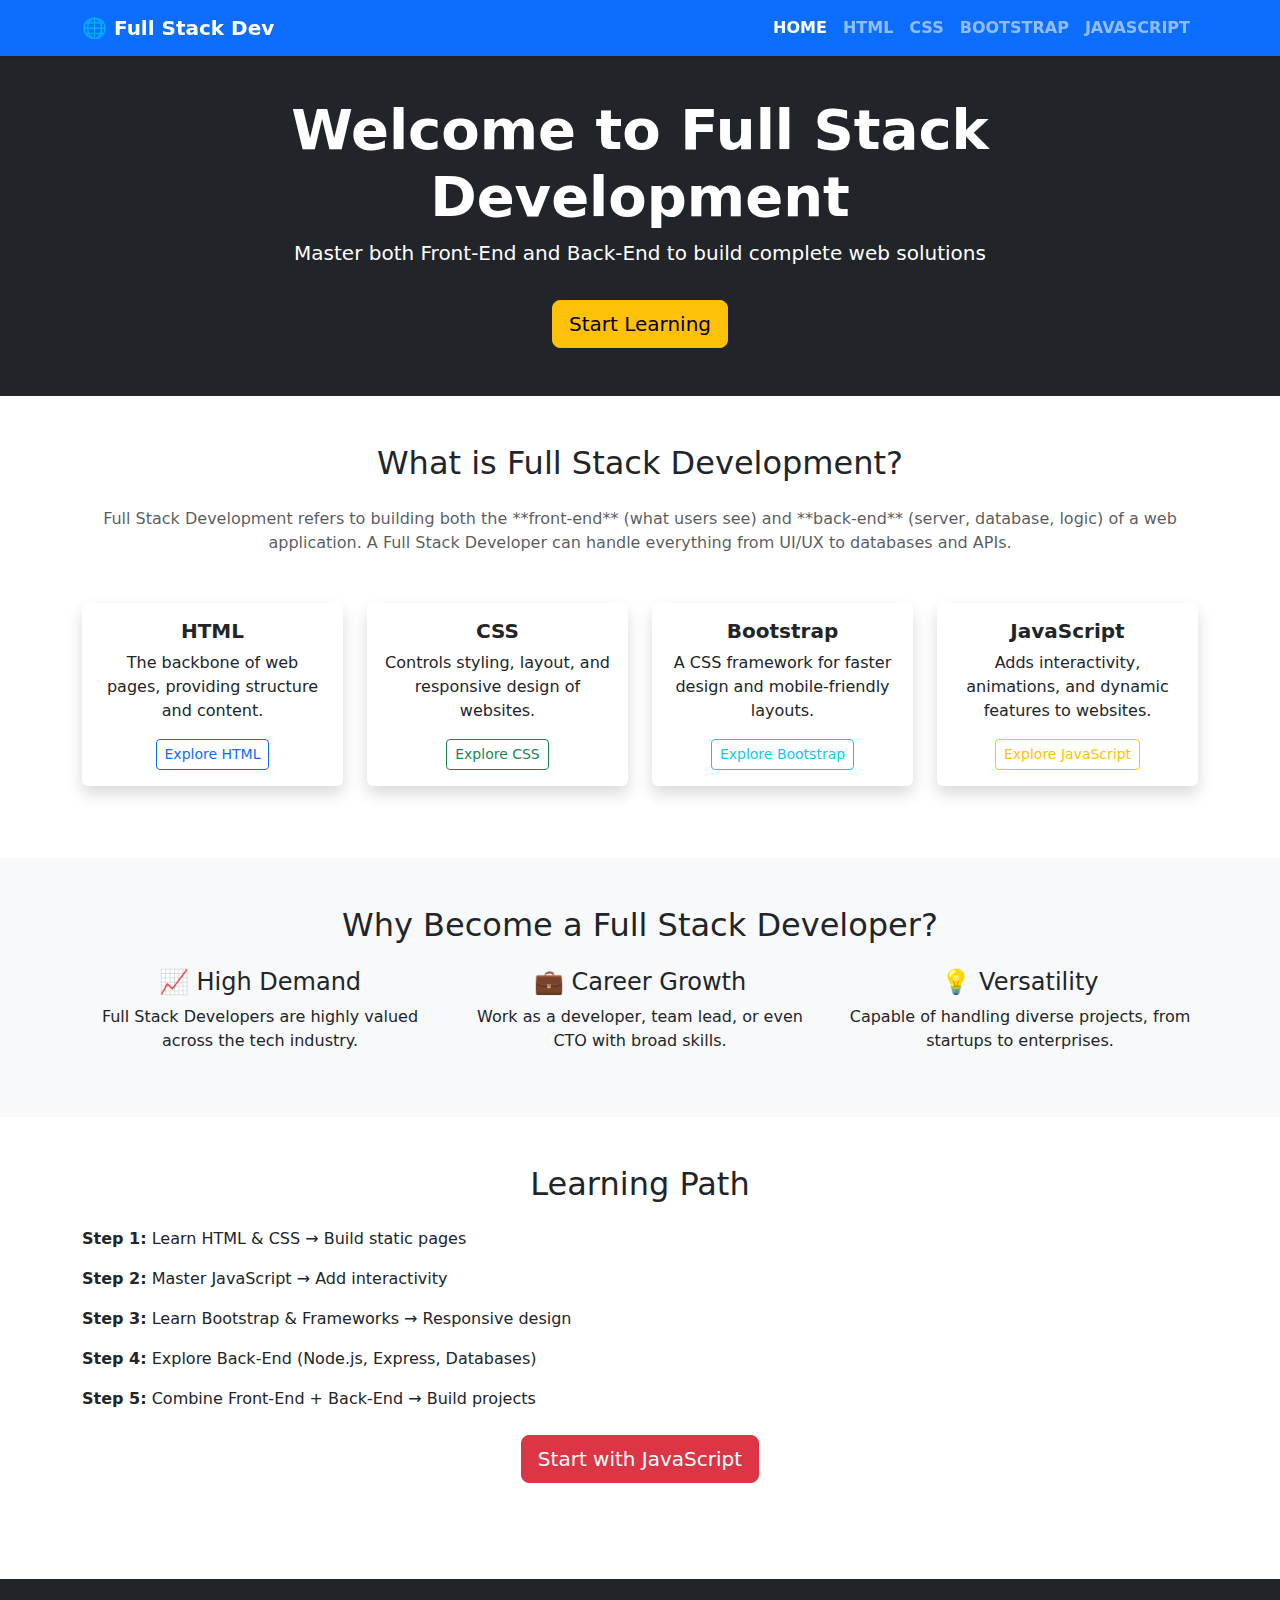
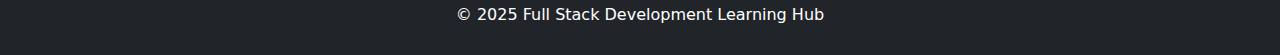
<file: index.html>
<!DOCTYPE html>
<html lang="en">
<head>
  <meta charset="UTF-8">
  <meta name="viewport" content="width=device-width, initial-scale=1.0">
  <title>Full Stack Development - Overview</title>
  <link href="https://cdn.jsdelivr.net/npm/bootstrap@5.3.0/dist/css/bootstrap.min.css" rel="stylesheet">
  <link rel="stylesheet" href="styles.css">
</head>
<body>
  <!-- Navigation Bar -->
  <nav class="navbar navbar-expand-lg navbar-dark bg-primary fixed-top shadow-sm">
    <div class="container">
      <a class="navbar-brand fw-bold" href="index.html">🌐 Full Stack Dev</a>
      <button class="navbar-toggler" type="button" data-bs-toggle="collapse" data-bs-target="#navbarNav">
        <span class="navbar-toggler-icon"></span>
      </button>
      <div class="collapse navbar-collapse" id="navbarNav">
        <ul class="navbar-nav ms-auto text-uppercase fw-semibold">
          <li class="nav-item"><a class="nav-link active" href="index.html">Home</a></li>
          <li class="nav-item"><a class="nav-link" href="html-page.html">HTML</a></li>
          <li class="nav-item"><a class="nav-link" href="css-page.html">CSS</a></li>
          <li class="nav-item"><a class="nav-link" href="bootstrap-page.html">Bootstrap</a></li>
          <li class="nav-item"><a class="nav-link" href="javascript-page.html">JavaScript</a></li>
        </ul>
      </div>
    </div>
  </nav>

  <!-- Hero Section -->
  <header class="bg-dark text-white text-center py-5 mt-5">
    <div class="container">
      <h1 class="display-4 fw-bold">Welcome to Full Stack Development</h1>
      <p class="lead">Master both Front-End and Back-End to build complete web solutions</p>
      <a href="#learn" class="btn btn-warning btn-lg mt-3">Start Learning</a>
    </div>
  </header>

  <!-- About Section -->
  <section class="container py-5">
    <h2 class="text-center mb-4">What is Full Stack Development?</h2>
    <p class="text-center text-muted mb-5">
      Full Stack Development refers to building both the **front-end** (what users see) and **back-end** (server, database, logic) of a web application. A Full Stack Developer can handle everything from UI/UX to databases and APIs.
    </p>

    <div class="row text-center">
      <div class="col-md-3 mb-4">
        <div class="card border-0 shadow h-100">
          <div class="card-body">
            <h5 class="fw-bold">HTML</h5>
            <p>The backbone of web pages, providing structure and content.</p>
            <a href="html-page.html" class="btn btn-outline-primary btn-sm">Explore HTML</a>
          </div>
        </div>
      </div>
      <div class="col-md-3 mb-4">
        <div class="card border-0 shadow h-100">
          <div class="card-body">
            <h5 class="fw-bold">CSS</h5>
            <p>Controls styling, layout, and responsive design of websites.</p>
            <a href="css-page.html" class="btn btn-outline-success btn-sm">Explore CSS</a>
          </div>
        </div>
      </div>
      <div class="col-md-3 mb-4">
        <div class="card border-0 shadow h-100">
          <div class="card-body">
            <h5 class="fw-bold">Bootstrap</h5>
            <p>A CSS framework for faster design and mobile-friendly layouts.</p>
            <a href="bootstrap-page.html" class="btn btn-outline-info btn-sm">Explore Bootstrap</a>
          </div>
        </div>
      </div>
      <div class="col-md-3 mb-4">
        <div class="card border-0 shadow h-100">
          <div class="card-body">
            <h5 class="fw-bold">JavaScript</h5>
            <p>Adds interactivity, animations, and dynamic features to websites.</p>
            <a href="javascript-page.html" class="btn btn-outline-warning btn-sm">Explore JavaScript</a>
          </div>
        </div>
      </div>
    </div>
  </section>

  <!-- Career Scope -->
  <section class="bg-light py-5">
    <div class="container">
      <h2 class="text-center mb-4">Why Become a Full Stack Developer?</h2>
      <div class="row text-center">
        <div class="col-md-4">
          <h4>📈 High Demand</h4>
          <p>Full Stack Developers are highly valued across the tech industry.</p>
        </div>
        <div class="col-md-4">
          <h4>💼 Career Growth</h4>
          <p>Work as a developer, team lead, or even CTO with broad skills.</p>
        </div>
        <div class="col-md-4">
          <h4>💡 Versatility</h4>
          <p>Capable of handling diverse projects, from startups to enterprises.</p>
        </div>
      </div>
    </div>
  </section>

  <!-- Learning Path -->
  <section id="learn" class="container py-5">
    <h2 class="text-center mb-4">Learning Path</h2>
    <ul class="timeline list-unstyled">
      <li class="mb-3"><strong>Step 1:</strong> Learn HTML & CSS → Build static pages</li>
      <li class="mb-3"><strong>Step 2:</strong> Master JavaScript → Add interactivity</li>
      <li class="mb-3"><strong>Step 3:</strong> Learn Bootstrap & Frameworks → Responsive design</li>
      <li class="mb-3"><strong>Step 4:</strong> Explore Back-End (Node.js, Express, Databases)</li>
      <li class="mb-3"><strong>Step 5:</strong> Combine Front-End + Back-End → Build projects</li>
    </ul>
    <div class="text-center mt-4">
      <a href="javascript-page.html" class="btn btn-danger btn-lg">Start with JavaScript</a>
    </div>
  </section>

  <!-- Footer -->
  <footer class="bg-dark text-white text-center py-4 mt-5">
    <p class="mb-1">&copy; 2025 Full Stack Development Learning Hub</p>
  
  </footer>

  <script src="https://cdn.jsdelivr.net/npm/bootstrap@5.3.0/dist/js/bootstrap.bundle.min.js"></script>
</body>
</html>
</file>
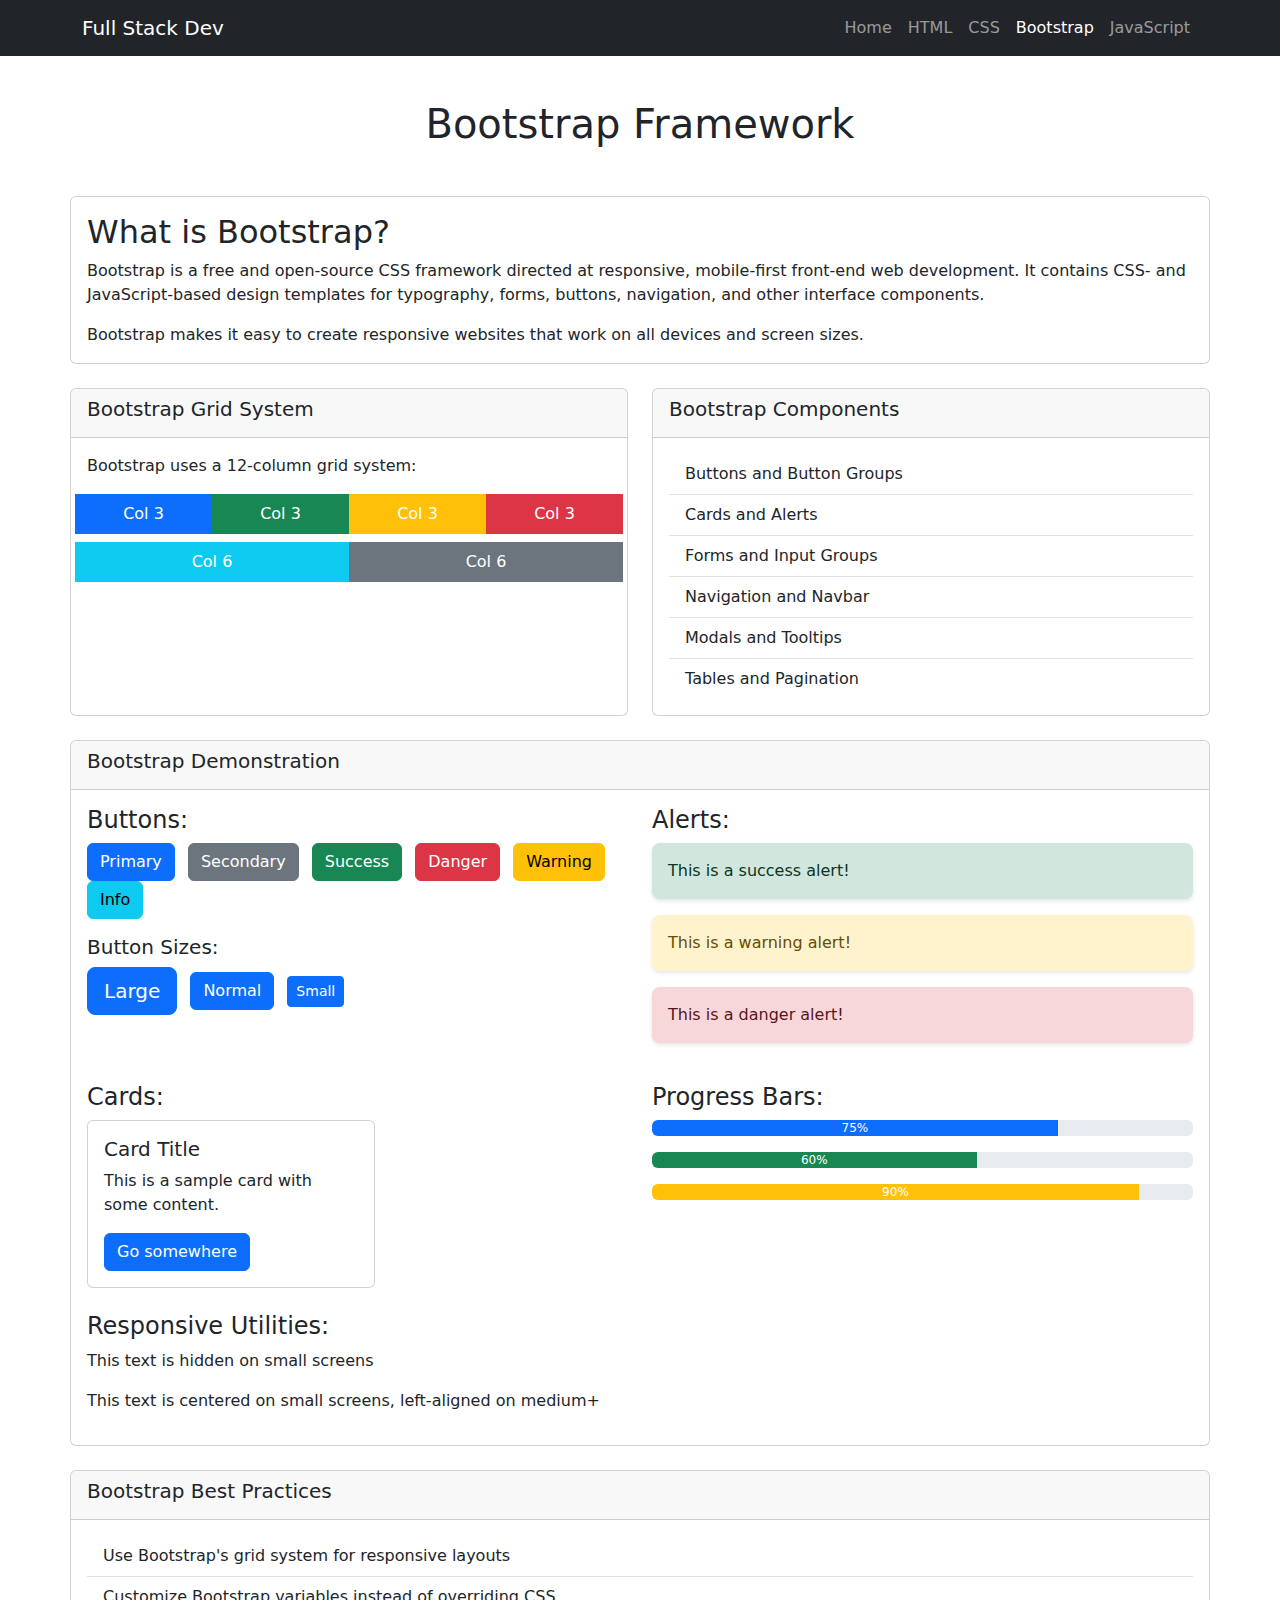
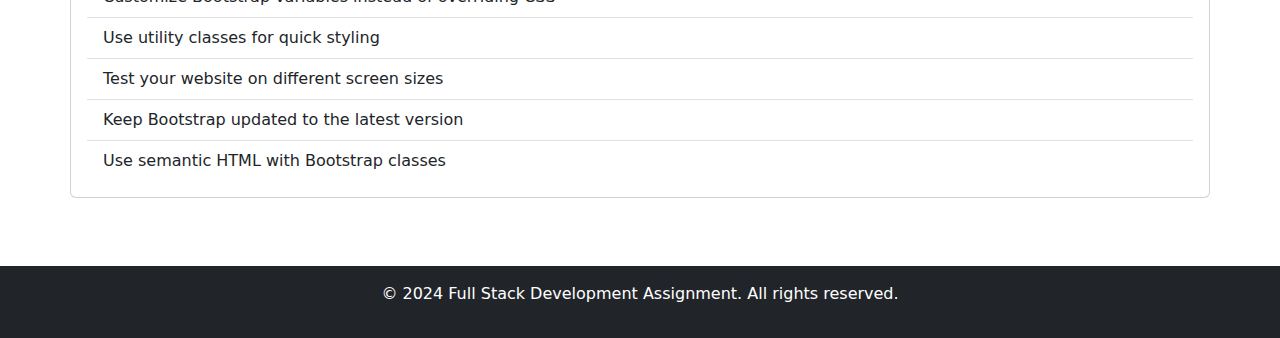
<file: bootstrap-page.html>
<!DOCTYPE html>
<html lang="en">
<head>
    <meta charset="UTF-8">
    <meta name="viewport" content="width=device-width, initial-scale=1.0">
    <title>Bootstrap - Full Stack Development</title>
    <link href="https://cdn.jsdelivr.net/npm/bootstrap@5.3.0/dist/css/bootstrap.min.css" rel="stylesheet">
    <link rel="stylesheet" href="styles.css">
</head>
<body>
    <!-- Navigation Bar -->
    <nav class="navbar navbar-expand-lg navbar-dark bg-dark fixed-top">
        <div class="container">
            <a class="navbar-brand" href="index.html">Full Stack Dev</a>
            <button class="navbar-toggler" type="button" data-bs-toggle="collapse" data-bs-target="#navbarNav">
                <span class="navbar-toggler-icon"></span>
            </button>
            <div class="collapse navbar-collapse" id="navbarNav">
                <ul class="navbar-nav ms-auto">
                    <li class="nav-item">
                        <a class="nav-link" href="index.html">Home</a>
                    </li>
                    <li class="nav-item">
                        <a class="nav-link" href="html-page.html">HTML</a>
                    </li>
                    <li class="nav-item">
                        <a class="nav-link" href="css-page.html">CSS</a>
                    </li>
                    <li class="nav-item">
                        <a class="nav-link active" href="bootstrap-page.html">Bootstrap</a>
                    </li>
                    <li class="nav-item">
                        <a class="nav-link" href="javascript-page.html">JavaScript</a>
                    </li>
                </ul>
            </div>
        </div>
    </nav>

    <!-- Main Content -->
    <div class="container main-content">
        <div class="row">
            <div class="col-12">
                <h1 class="text-center mb-5">Bootstrap Framework</h1>
                
                <div class="card mb-4">
                    <div class="card-body">
                        <h2 class="card-title">What is Bootstrap?</h2>
                        <p class="card-text">
                            Bootstrap is a free and open-source CSS framework directed at responsive, mobile-first front-end web development. It contains CSS- and JavaScript-based design templates for typography, forms, buttons, navigation, and other interface components.
                        </p>
                        <p class="card-text">
                            Bootstrap makes it easy to create responsive websites that work on all devices and screen sizes.
                        </p>
                    </div>
                </div>

                <div class="row">
                    <div class="col-md-6 mb-4">
                        <div class="card h-100">
                            <div class="card-header">
                                <h5>Bootstrap Grid System</h5>
                            </div>
                            <div class="card-body">
                                <p>Bootstrap uses a 12-column grid system:</p>
                                <div class="row text-center">
                                    <div class="col-3 bg-primary text-white p-2">Col 3</div>
                                    <div class="col-3 bg-success text-white p-2">Col 3</div>
                                    <div class="col-3 bg-warning text-white p-2">Col 3</div>
                                    <div class="col-3 bg-danger text-white p-2">Col 3</div>
                                </div>
                                <div class="row text-center mt-2">
                                    <div class="col-6 bg-info text-white p-2">Col 6</div>
                                    <div class="col-6 bg-secondary text-white p-2">Col 6</div>
                                </div>
                            </div>
                        </div>
                    </div>
                    <div class="col-md-6 mb-4">
                        <div class="card h-100">
                            <div class="card-header">
                                <h5>Bootstrap Components</h5>
                            </div>
                            <div class="card-body">
                                <ul class="list-group list-group-flush">
                                    <li class="list-group-item">Buttons and Button Groups</li>
                                    <li class="list-group-item">Cards and Alerts</li>
                                    <li class="list-group-item">Forms and Input Groups</li>
                                    <li class="list-group-item">Navigation and Navbar</li>
                                    <li class="list-group-item">Modals and Tooltips</li>
                                    <li class="list-group-item">Tables and Pagination</li>
                                </ul>
                            </div>
                        </div>
                    </div>
                </div>

                <div class="card mb-4">
                    <div class="card-header">
                        <h5>Bootstrap Demonstration</h5>
                    </div>
                    <div class="card-body">
                        <div class="row">
                            <div class="col-md-6">
                                <h4>Buttons:</h4>
                                <button class="btn btn-primary me-2">Primary</button>
                                <button class="btn btn-secondary me-2">Secondary</button>
                                <button class="btn btn-success me-2">Success</button>
                                <button class="btn btn-danger me-2">Danger</button>
                                <button class="btn btn-warning me-2">Warning</button>
                                <button class="btn btn-info me-2">Info</button>
                                
                                <h5 class="mt-3">Button Sizes:</h5>
                                <button class="btn btn-primary btn-lg me-2">Large</button>
                                <button class="btn btn-primary me-2">Normal</button>
                                <button class="btn btn-primary btn-sm">Small</button>
                            </div>
                            <div class="col-md-6">
                                <h4>Alerts:</h4>
                                <div class="alert alert-success" role="alert">
                                    This is a success alert!
                                </div>
                                <div class="alert alert-warning" role="alert">
                                    This is a warning alert!
                                </div>
                                <div class="alert alert-danger" role="alert">
                                    This is a danger alert!
                                </div>
                            </div>
                        </div>

                        <div class="row mt-4">
                            <div class="col-md-6">
                                <h4>Cards:</h4>
                                <div class="card" style="width: 18rem;">
                                    <div class="card-body">
                                        <h5 class="card-title">Card Title</h5>
                                        <p class="card-text">This is a sample card with some content.</p>
                                        <a href="#" class="btn btn-primary">Go somewhere</a>
                                    </div>
                                </div>
                            </div>
                            <div class="col-md-6">
                                <h4>Progress Bars:</h4>
                                <div class="progress mb-3">
                                    <div class="progress-bar" role="progressbar" style="width: 75%">75%</div>
                                </div>
                                <div class="progress mb-3">
                                    <div class="progress-bar bg-success" role="progressbar" style="width: 60%">60%</div>
                                </div>
                                <div class="progress">
                                    <div class="progress-bar bg-warning" role="progressbar" style="width: 90%">90%</div>
                                </div>
                            </div>
                        </div>

                        <div class="row mt-4">
                            <div class="col-12">
                                <h4>Responsive Utilities:</h4>
                                <p class="d-none d-md-block">This text is hidden on small screens</p>
                                <p class="d-block d-md-none">This text is only visible on small screens</p>
                                <p class="text-center text-md-start">This text is centered on small screens, left-aligned on medium+</p>
                            </div>
                        </div>
                    </div>
                </div>

                <div class="card">
                    <div class="card-header">
                        <h5>Bootstrap Best Practices</h5>
                    </div>
                    <div class="card-body">
                        <ul class="list-group list-group-flush">
                            <li class="list-group-item">Use Bootstrap's grid system for responsive layouts</li>
                            <li class="list-group-item">Customize Bootstrap variables instead of overriding CSS</li>
                            <li class="list-group-item">Use utility classes for quick styling</li>
                            <li class="list-group-item">Test your website on different screen sizes</li>
                            <li class="list-group-item">Keep Bootstrap updated to the latest version</li>
                            <li class="list-group-item">Use semantic HTML with Bootstrap classes</li>
                        </ul>
                    </div>
                </div>
            </div>
        </div>
    </div>

    <!-- Footer -->
    <footer class="bg-dark text-white text-center py-3 mt-5">
        <p>&copy; 2024 Full Stack Development Assignment. All rights reserved.</p>
    </footer>

    <script src="https://cdn.jsdelivr.net/npm/bootstrap@5.3.0/dist/js/bootstrap.bundle.min.js"></script>
    <script src="script.js"></script>
</body>
</html>
</file>
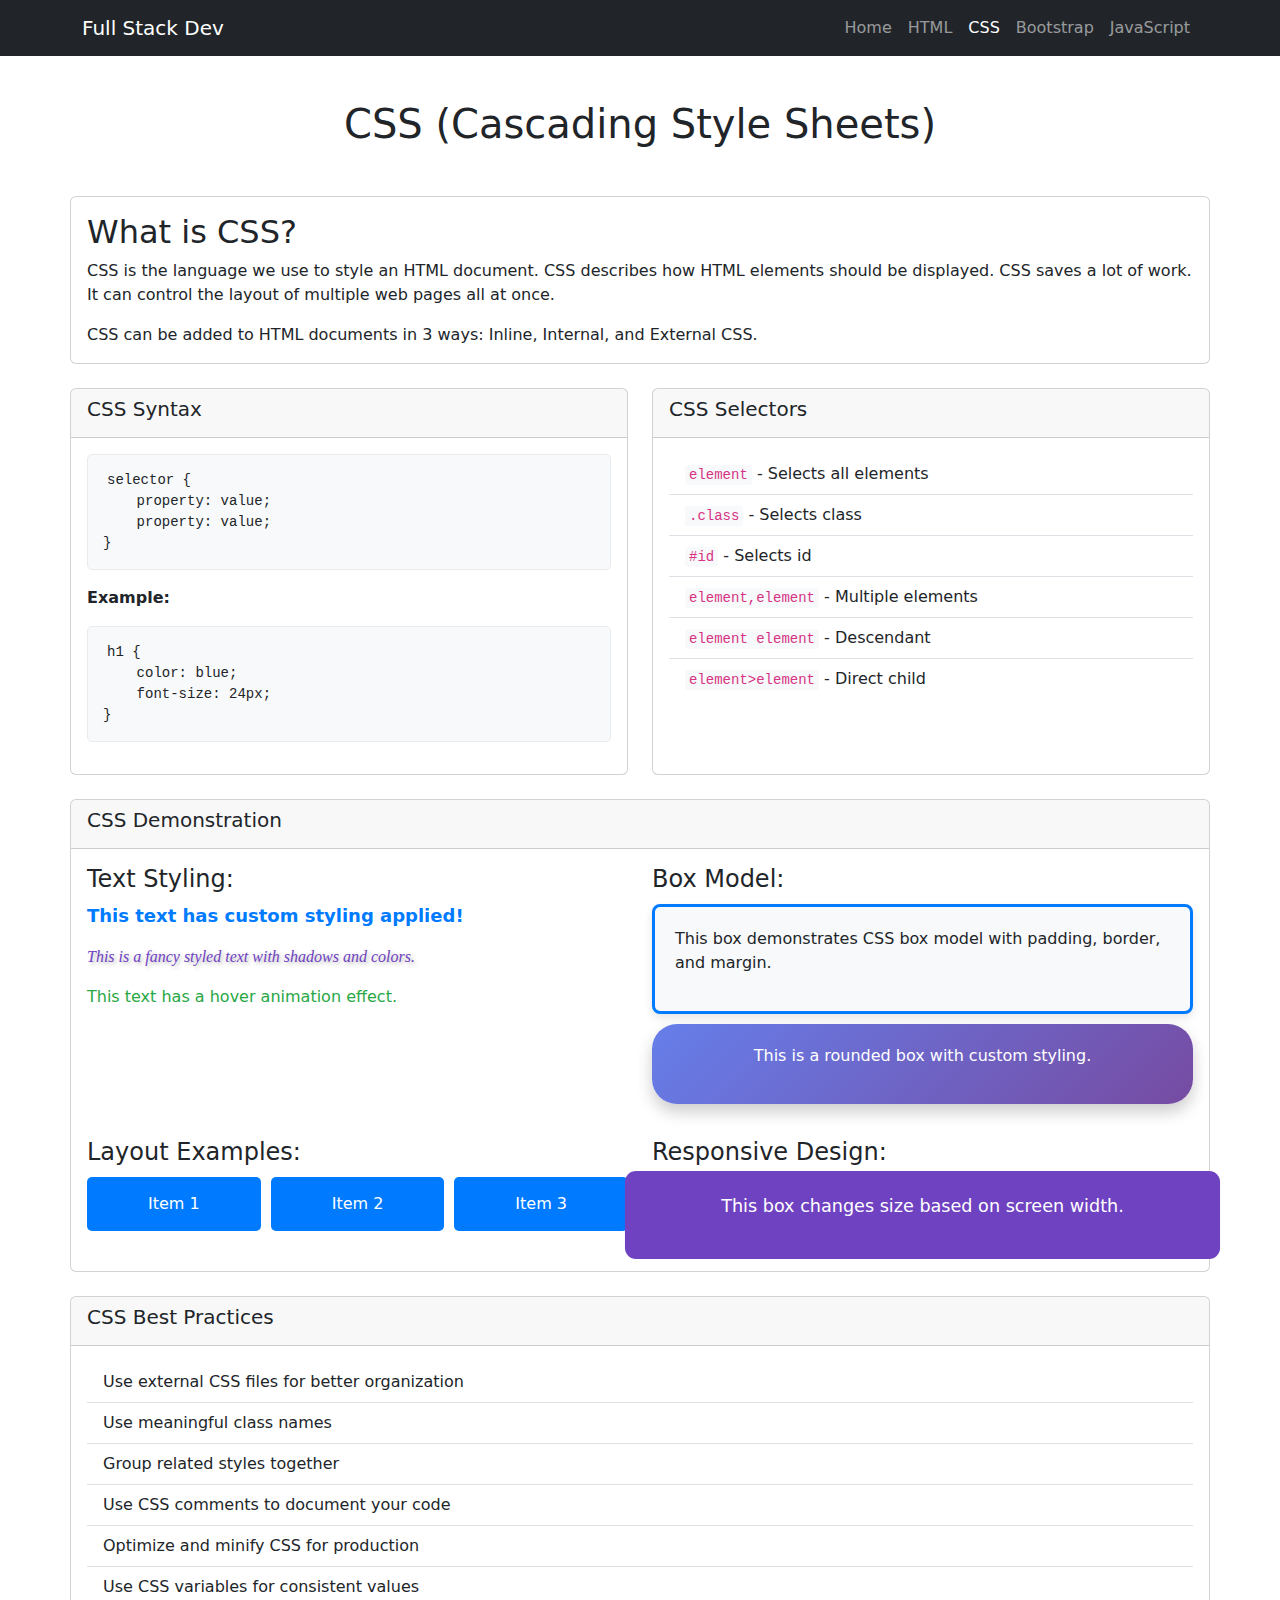
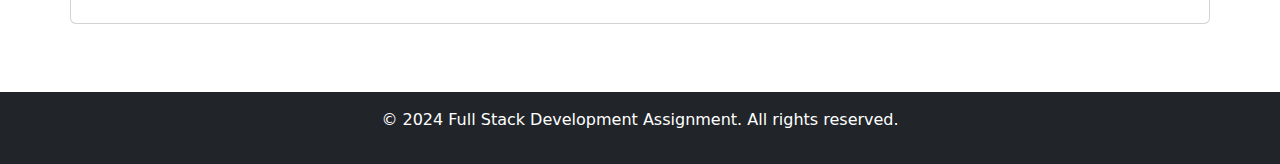
<file: css-page.html>
<!DOCTYPE html>
<html lang="en">
<head>
    <meta charset="UTF-8">
    <meta name="viewport" content="width=device-width, initial-scale=1.0">
    <title>CSS - Full Stack Development</title>
    <link href="https://cdn.jsdelivr.net/npm/bootstrap@5.3.0/dist/css/bootstrap.min.css" rel="stylesheet">
    <link rel="stylesheet" href="styles.css">
</head>
<body>
    <!-- Navigation Bar -->
    <nav class="navbar navbar-expand-lg navbar-dark bg-dark fixed-top">
        <div class="container">
            <a class="navbar-brand" href="index.html">Full Stack Dev</a>
            <button class="navbar-toggler" type="button" data-bs-toggle="collapse" data-bs-target="#navbarNav">
                <span class="navbar-toggler-icon"></span>
            </button>
            <div class="collapse navbar-collapse" id="navbarNav">
                <ul class="navbar-nav ms-auto">
                    <li class="nav-item">
                        <a class="nav-link" href="index.html">Home</a>
                    </li>
                    <li class="nav-item">
                        <a class="nav-link" href="html-page.html">HTML</a>
                    </li>
                    <li class="nav-item">
                        <a class="nav-link active" href="css-page.html">CSS</a>
                    </li>
                    <li class="nav-item">
                        <a class="nav-link" href="bootstrap-page.html">Bootstrap</a>
                    </li>
                    <li class="nav-item">
                        <a class="nav-link" href="javascript-page.html">JavaScript</a>
                    </li>
                </ul>
            </div>
        </div>
    </nav>

    <!-- Main Content -->
    <div class="container main-content">
        <div class="row">
            <div class="col-12">
                <h1 class="text-center mb-5">CSS (Cascading Style Sheets)</h1>
                
                <div class="card mb-4">
                    <div class="card-body">
                        <h2 class="card-title">What is CSS?</h2>
                        <p class="card-text">
                            CSS is the language we use to style an HTML document. CSS describes how HTML elements should be displayed. CSS saves a lot of work. It can control the layout of multiple web pages all at once.
                        </p>
                        <p class="card-text">
                            CSS can be added to HTML documents in 3 ways: Inline, Internal, and External CSS.
                        </p>
                    </div>
                </div>

                <div class="row">
                    <div class="col-md-6 mb-4">
                        <div class="card h-100">
                            <div class="card-header">
                                <h5>CSS Syntax</h5>
                            </div>
                            <div class="card-body">
                                <pre><code>selector {
    property: value;
    property: value;
}</code></pre>
                                <p class="mt-3"><strong>Example:</strong></p>
                                <pre><code>h1 {
    color: blue;
    font-size: 24px;
}</code></pre>
                            </div>
                        </div>
                    </div>
                    <div class="col-md-6 mb-4">
                        <div class="card h-100">
                            <div class="card-header">
                                <h5>CSS Selectors</h5>
                            </div>
                            <div class="card-body">
                                <ul class="list-group list-group-flush">
                                    <li class="list-group-item"><code>element</code> - Selects all elements</li>
                                    <li class="list-group-item"><code>.class</code> - Selects class</li>
                                    <li class="list-group-item"><code>#id</code> - Selects id</li>
                                    <li class="list-group-item"><code>element,element</code> - Multiple elements</li>
                                    <li class="list-group-item"><code>element element</code> - Descendant</li>
                                    <li class="list-group-item"><code>element>element</code> - Direct child</li>
                                </ul>
                            </div>
                        </div>
                    </div>
                </div>

                <div class="card mb-4">
                    <div class="card-header">
                        <h5>CSS Demonstration</h5>
                    </div>
                    <div class="card-body">
                        <div class="row">
                            <div class="col-md-6">
                                <h4>Text Styling:</h4>
                                <p class="text-demo">This text has custom styling applied!</p>
                                <p class="fancy-text">This is a fancy styled text with shadows and colors.</p>
                                <p class="animated-text">This text has a hover animation effect.</p>
                            </div>
                            <div class="col-md-6">
                                <h4>Box Model:</h4>
                                <div class="box-demo">
                                    <p>This box demonstrates CSS box model with padding, border, and margin.</p>
                                </div>
                                <div class="rounded-box">
                                    <p>This is a rounded box with custom styling.</p>
                                </div>
                            </div>
                        </div>

                        <div class="row mt-4">
                            <div class="col-md-6">
                                <h4>Layout Examples:</h4>
                                <div class="flex-container">
                                    <div class="flex-item">Item 1</div>
                                    <div class="flex-item">Item 2</div>
                                    <div class="flex-item">Item 3</div>
                                </div>
                            </div>
                            <div class="col-md-6">
                                <h4>Responsive Design:</h4>
                                <div class="responsive-box">
                                    <p>This box changes size based on screen width.</p>
                                </div>
                            </div>
                        </div>
                    </div>
                </div>

                <div class="card">
                    <div class="card-header">
                        <h5>CSS Best Practices</h5>
                    </div>
                    <div class="card-body">
                        <ul class="list-group list-group-flush">
                            <li class="list-group-item">Use external CSS files for better organization</li>
                            <li class="list-group-item">Use meaningful class names</li>
                            <li class="list-group-item">Group related styles together</li>
                            <li class="list-group-item">Use CSS comments to document your code</li>
                            <li class="list-group-item">Optimize and minify CSS for production</li>
                            <li class="list-group-item">Use CSS variables for consistent values</li>
                        </ul>
                    </div>
                </div>
            </div>
        </div>
    </div>

    <!-- Footer -->
    <footer class="bg-dark text-white text-center py-3 mt-5">
        <p>&copy; 2024 Full Stack Development Assignment. All rights reserved.</p>
    </footer>

    <script src="https://cdn.jsdelivr.net/npm/bootstrap@5.3.0/dist/js/bootstrap.bundle.min.js"></script>
    <script src="script.js"></script>
</body>
</html>
</file>
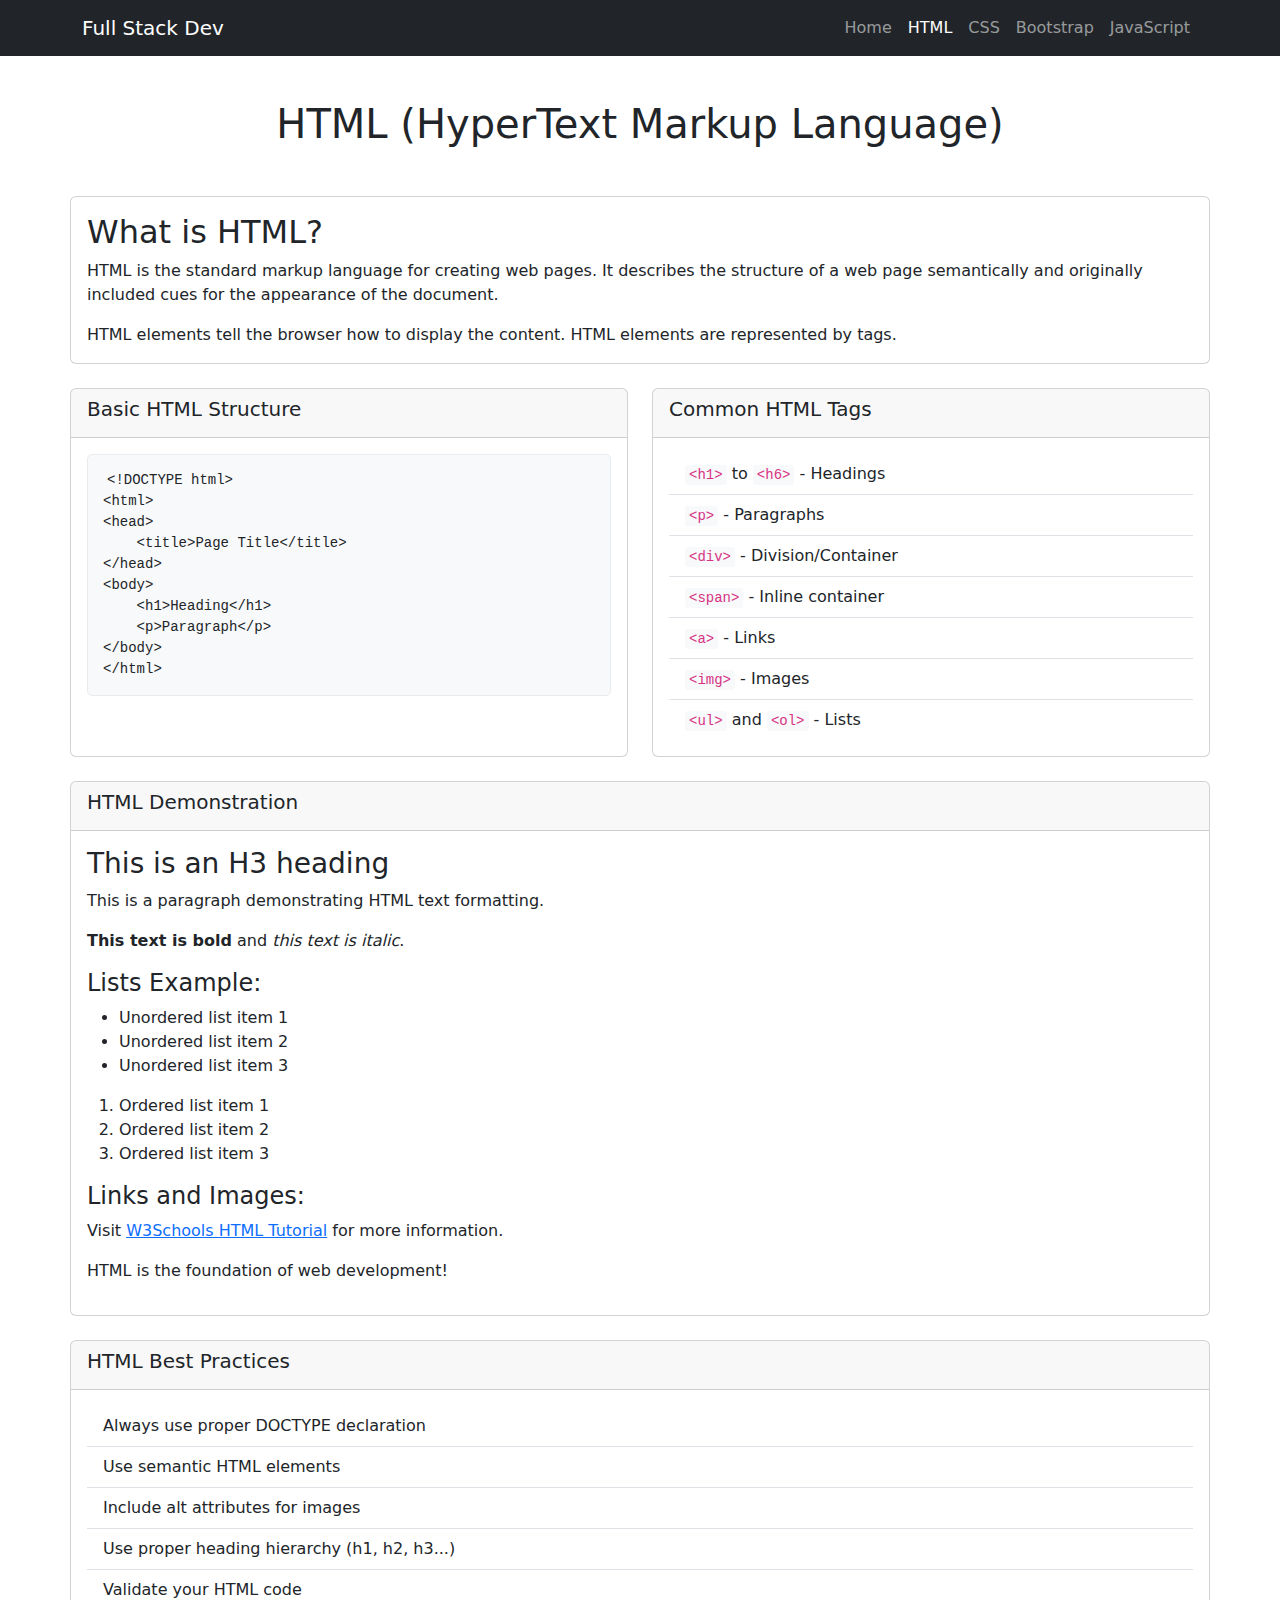
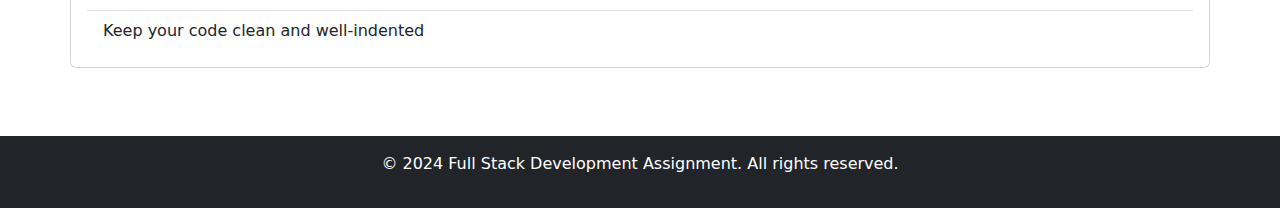
<file: html-page.html>
<!DOCTYPE html>
<html lang="en">
<head>
    <meta charset="UTF-8">
    <meta name="viewport" content="width=device-width, initial-scale=1.0">
    <title>HTML - Full Stack Development</title>
    <link href="https://cdn.jsdelivr.net/npm/bootstrap@5.3.0/dist/css/bootstrap.min.css" rel="stylesheet">
    <link rel="stylesheet" href="styles.css">
</head>
<body>
    <!-- Navigation Bar -->
    <nav class="navbar navbar-expand-lg navbar-dark bg-dark fixed-top">
        <div class="container">
            <a class="navbar-brand" href="index.html">Full Stack Dev</a>
            <button class="navbar-toggler" type="button" data-bs-toggle="collapse" data-bs-target="#navbarNav">
                <span class="navbar-toggler-icon"></span>
            </button>
            <div class="collapse navbar-collapse" id="navbarNav">
                <ul class="navbar-nav ms-auto">
                    <li class="nav-item">
                        <a class="nav-link" href="index.html">Home</a>
                    </li>
                    <li class="nav-item">
                        <a class="nav-link active" href="html-page.html">HTML</a>
                    </li>
                    <li class="nav-item">
                        <a class="nav-link" href="css-page.html">CSS</a>
                    </li>
                    <li class="nav-item">
                        <a class="nav-link" href="bootstrap-page.html">Bootstrap</a>
                    </li>
                    <li class="nav-item">
                        <a class="nav-link" href="javascript-page.html">JavaScript</a>
                    </li>
                </ul>
            </div>
        </div>
    </nav>

    <!-- Main Content -->
    <div class="container main-content">
        <div class="row">
            <div class="col-12">
                <h1 class="text-center mb-5">HTML (HyperText Markup Language)</h1>
                
                <div class="card mb-4">
                    <div class="card-body">
                        <h2 class="card-title">What is HTML?</h2>
                        <p class="card-text">
                            HTML is the standard markup language for creating web pages. It describes the structure of a web page semantically and originally included cues for the appearance of the document.
                        </p>
                        <p class="card-text">
                            HTML elements tell the browser how to display the content. HTML elements are represented by tags.
                        </p>
                    </div>
                </div>

                <div class="row">
                    <div class="col-md-6 mb-4">
                        <div class="card h-100">
                            <div class="card-header">
                                <h5>Basic HTML Structure</h5>
                            </div>
                            <div class="card-body">
                                <pre><code>&lt;!DOCTYPE html&gt;
&lt;html&gt;
&lt;head&gt;
    &lt;title&gt;Page Title&lt;/title&gt;
&lt;/head&gt;
&lt;body&gt;
    &lt;h1&gt;Heading&lt;/h1&gt;
    &lt;p&gt;Paragraph&lt;/p&gt;
&lt;/body&gt;
&lt;/html&gt;</code></pre>
                            </div>
                        </div>
                    </div>
                    <div class="col-md-6 mb-4">
                        <div class="card h-100">
                            <div class="card-header">
                                <h5>Common HTML Tags</h5>
                            </div>
                            <div class="card-body">
                                <ul class="list-group list-group-flush">
                                    <li class="list-group-item"><code>&lt;h1&gt;</code> to <code>&lt;h6&gt;</code> - Headings</li>
                                    <li class="list-group-item"><code>&lt;p&gt;</code> - Paragraphs</li>
                                    <li class="list-group-item"><code>&lt;div&gt;</code> - Division/Container</li>
                                    <li class="list-group-item"><code>&lt;span&gt;</code> - Inline container</li>
                                    <li class="list-group-item"><code>&lt;a&gt;</code> - Links</li>
                                    <li class="list-group-item"><code>&lt;img&gt;</code> - Images</li>
                                    <li class="list-group-item"><code>&lt;ul&gt;</code> and <code>&lt;ol&gt;</code> - Lists</li>
                                </ul>
                            </div>
                        </div>
                    </div>
                </div>

                <div class="card mb-4">
                    <div class="card-header">
                        <h5>HTML Demonstration</h5>
                    </div>
                    <div class="card-body">
                        <h3>This is an H3 heading</h3>
                        <p>This is a paragraph demonstrating HTML text formatting.</p>
                        <p><strong>This text is bold</strong> and <em>this text is italic</em>.</p>
                        
                        <h4>Lists Example:</h4>
                        <ul>
                            <li>Unordered list item 1</li>
                            <li>Unordered list item 2</li>
                            <li>Unordered list item 3</li>
                        </ul>
                        
                        <ol>
                            <li>Ordered list item 1</li>
                            <li>Ordered list item 2</li>
                            <li>Ordered list item 3</li>
                        </ol>

                        <h4>Links and Images:</h4>
                        <p>Visit <a href="https://www.w3schools.com/html/" target="_blank">W3Schools HTML Tutorial</a> for more information.</p>
                        <p>HTML is the foundation of web development!</p>
                    </div>
                </div>

                <div class="card">
                    <div class="card-header">
                        <h5>HTML Best Practices</h5>
                    </div>
                    <div class="card-body">
                        <ul class="list-group list-group-flush">
                            <li class="list-group-item">Always use proper DOCTYPE declaration</li>
                            <li class="list-group-item">Use semantic HTML elements</li>
                            <li class="list-group-item">Include alt attributes for images</li>
                            <li class="list-group-item">Use proper heading hierarchy (h1, h2, h3...)</li>
                            <li class="list-group-item">Validate your HTML code</li>
                            <li class="list-group-item">Keep your code clean and well-indented</li>
                        </ul>
                    </div>
                </div>
            </div>
        </div>
    </div>

    <!-- Footer -->
    <footer class="bg-dark text-white text-center py-3 mt-5">
        <p>&copy; 2024 Full Stack Development Assignment. All rights reserved.</p>
    </footer>

    <script src="https://cdn.jsdelivr.net/npm/bootstrap@5.3.0/dist/js/bootstrap.bundle.min.js"></script>
    <script src="script.js"></script>
</body>
</html>
</file>
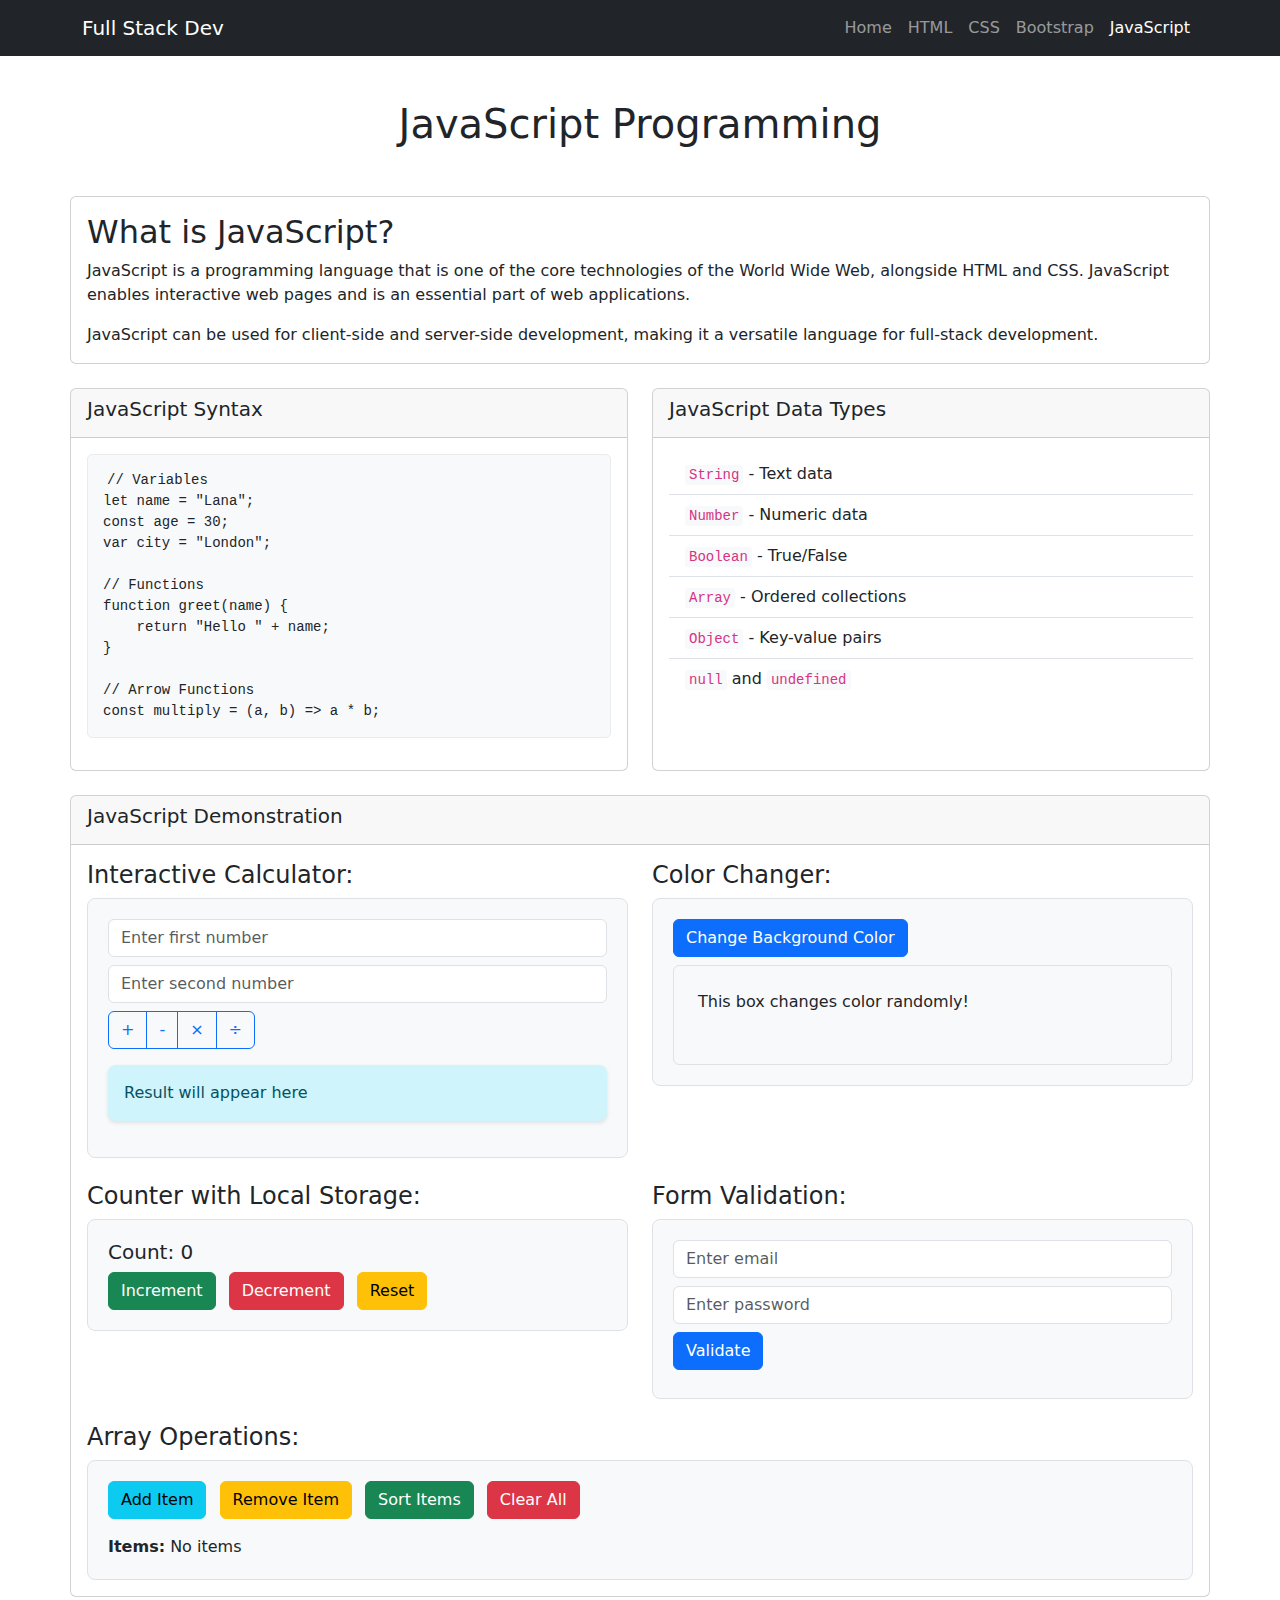
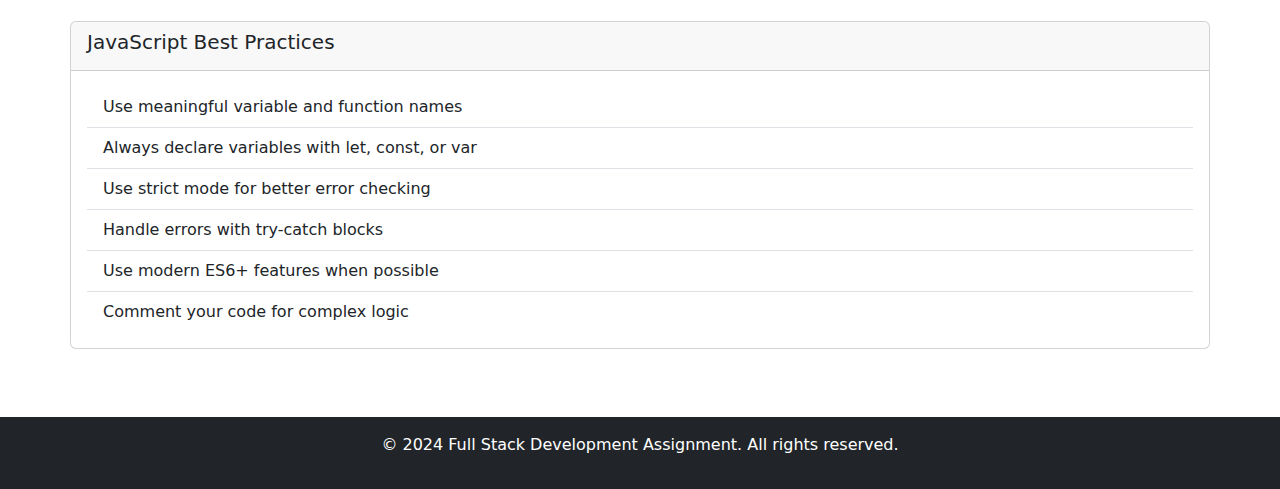
<file: javascript-page.html>
<!DOCTYPE html>
<html lang="en">
<head>
    <meta charset="UTF-8">
    <meta name="viewport" content="width=device-width, initial-scale=1.0">
    <title>JavaScript - Full Stack Development</title>
    <link href="https://cdn.jsdelivr.net/npm/bootstrap@5.3.0/dist/css/bootstrap.min.css" rel="stylesheet">
    <link rel="stylesheet" href="styles.css">
</head>
<body>
    <!-- Navigation Bar -->
    <nav class="navbar navbar-expand-lg navbar-dark bg-dark fixed-top">
        <div class="container">
            <a class="navbar-brand" href="index.html">Full Stack Dev</a>
            <button class="navbar-toggler" type="button" data-bs-toggle="collapse" data-bs-target="#navbarNav">
                <span class="navbar-toggler-icon"></span>
            </button>
            <div class="collapse navbar-collapse" id="navbarNav">
                <ul class="navbar-nav ms-auto">
                    <li class="nav-item">
                        <a class="nav-link" href="index.html">Home</a>
                    </li>
                    <li class="nav-item">
                        <a class="nav-link" href="html-page.html">HTML</a>
                    </li>
                    <li class="nav-item">
                        <a class="nav-link" href="css-page.html">CSS</a>
                    </li>
                    <li class="nav-item">
                        <a class="nav-link" href="bootstrap-page.html">Bootstrap</a>
                    </li>
                    <li class="nav-item">
                        <a class="nav-link active" href="javascript-page.html">JavaScript</a>
                    </li>
                </ul>
            </div>
        </div>
    </nav>

    <!-- Main Content -->
    <div class="container main-content">
        <div class="row">
            <div class="col-12">
                <h1 class="text-center mb-5">JavaScript Programming</h1>
                
                <div class="card mb-4">
                    <div class="card-body">
                        <h2 class="card-title">What is JavaScript?</h2>
                        <p class="card-text">
                            JavaScript is a programming language that is one of the core technologies of the World Wide Web, alongside HTML and CSS. JavaScript enables interactive web pages and is an essential part of web applications.
                        </p>
                        <p class="card-text">
                            JavaScript can be used for client-side and server-side development, making it a versatile language for full-stack development.
                        </p>
                    </div>
                </div>

                <div class="row">
                    <div class="col-md-6 mb-4">
                        <div class="card h-100">
                            <div class="card-header">
                                <h5>JavaScript Syntax</h5>
                            </div>
                            <div class="card-body">
                                <pre><code>// Variables
let name = "Lana";
const age = 30;
var city = "London";

// Functions
function greet(name) {
    return "Hello " + name;
}

// Arrow Functions
const multiply = (a, b) => a * b;</code></pre>
                            </div>
                        </div>
                    </div>
                    <div class="col-md-6 mb-4">
                        <div class="card h-100">
                            <div class="card-header">
                                <h5>JavaScript Data Types</h5>
                            </div>
                            <div class="card-body">
                                <ul class="list-group list-group-flush">
                                    <li class="list-group-item"><code>String</code> - Text data</li>
                                    <li class="list-group-item"><code>Number</code> - Numeric data</li>
                                    <li class="list-group-item"><code>Boolean</code> - True/False</li>
                                    <li class="list-group-item"><code>Array</code> - Ordered collections</li>
                                    <li class="list-group-item"><code>Object</code> - Key-value pairs</li>
                                    <li class="list-group-item"><code>null</code> and <code>undefined</code></li>
                                </ul>
                            </div>
                        </div>
                    </div>
                </div>

                <div class="card mb-4">
                    <div class="card-header">
                        <h5>JavaScript Demonstration</h5>
                    </div>
                    <div class="card-body">
                        <div class="row">
                            <div class="col-md-6">
                                <h4>Interactive Calculator:</h4>
                                <div class="calculator-demo">
                                    <input type="number" id="num1" class="form-control mb-2" placeholder="Enter first number">
                                    <input type="number" id="num2" class="form-control mb-2" placeholder="Enter second number">
                                    <div class="btn-group mb-3" role="group">
                                        <button class="btn btn-outline-primary" onclick="calculate('+')">+</button>
                                        <button class="btn btn-outline-primary" onclick="calculate('-')">-</button>
                                        <button class="btn btn-outline-primary" onclick="calculate('*')">×</button>
                                        <button class="btn btn-outline-primary" onclick="calculate('/')">÷</button>
                                    </div>
                                    <div class="alert alert-info" id="result">Result will appear here</div>
                                </div>
                            </div>
                            <div class="col-md-6">
                                <h4>Color Changer:</h4>
                                <div class="color-demo">
                                    <button class="btn btn-primary mb-2" onclick="changeColor()">Change Background Color</button>
                                    <div id="colorBox" class="p-4 border rounded">
                                        <p class="mb-0">This box changes color randomly!</p>
                                    </div>
                                </div>
                            </div>
                        </div>

                        <div class="row mt-4">
                            <div class="col-md-6">
                                <h4>Counter with Local Storage:</h4>
                                <div class="counter-demo">
                                    <h5>Count: <span id="counter">0</span></h5>
                                    <button class="btn btn-success me-2" onclick="increment()">Increment</button>
                                    <button class="btn btn-danger me-2" onclick="decrement()">Decrement</button>
                                    <button class="btn btn-warning" onclick="reset()">Reset</button>
                                </div>
                            </div>
                            <div class="col-md-6">
                                <h4>Form Validation:</h4>
                                <div class="form-demo">
                                    <input type="email" id="email" class="form-control mb-2" placeholder="Enter email">
                                    <input type="password" id="password" class="form-control mb-2" placeholder="Enter password">
                                    <button class="btn btn-primary" onclick="validateForm()">Validate</button>
                                    <div id="validationResult" class="mt-2"></div>
                                </div>
                            </div>
                        </div>

                        <div class="row mt-4">
                            <div class="col-12">
                                <h4>Array Operations:</h4>
                                <div class="array-demo">
                                    <button class="btn btn-info me-2" onclick="addItem()">Add Item</button>
                                    <button class="btn btn-warning me-2" onclick="removeItem()">Remove Item</button>
                                    <button class="btn btn-success me-2" onclick="sortItems()">Sort Items</button>
                                    <button class="btn btn-danger" onclick="clearItems()">Clear All</button>
                                    <div class="mt-3">
                                        <strong>Items:</strong> <span id="itemList">No items</span>
                                    </div>
                                </div>
                            </div>
                        </div>
                    </div>
                </div>

                <div class="card">
                    <div class="card-header">
                        <h5>JavaScript Best Practices</h5>
                    </div>
                    <div class="card-body">
                        <ul class="list-group list-group-flush">
                            <li class="list-group-item">Use meaningful variable and function names</li>
                            <li class="list-group-item">Always declare variables with let, const, or var</li>
                            <li class="list-group-item">Use strict mode for better error checking</li>
                            <li class="list-group-item">Handle errors with try-catch blocks</li>
                            <li class="list-group-item">Use modern ES6+ features when possible</li>
                            <li class="list-group-item">Comment your code for complex logic</li>
                        </ul>
                    </div>
                </div>
            </div>
        </div>
    </div>

    <!-- Footer -->
    <footer class="bg-dark text-white text-center py-3 mt-5">
        <p>&copy; 2024 Full Stack Development Assignment. All rights reserved.</p>
    </footer>

    <script src="https://cdn.jsdelivr.net/npm/bootstrap@5.3.0/dist/js/bootstrap.bundle.min.js"></script>
    <script src="script.js"></script>
</body>
</html>
</file>
<file: styles.css>
/* Custom CSS Styles for Full Stack Development Website */

/* Main content spacing for fixed navbar */
.main-content {
    margin-top: 80px;
    padding: 20px 0;
}

/* Custom styles for code blocks */
pre {
    background-color: #f8f9fa;
    border: 1px solid #e9ecef;
    border-radius: 5px;
    padding: 15px;
    overflow-x: auto;
}

code {
    background-color: #f8f9fa;
    padding: 2px 4px;
    border-radius: 3px;
    font-family: 'Courier New', monospace;
}

/* CSS Page Specific Styles */
.text-demo {
    color: #007bff;
    font-weight: bold;
    font-size: 18px;
}

.fancy-text {
    color: #6f42c1;
    text-shadow: 2px 2px 4px rgba(0,0,0,0.3);
    font-family: 'Georgia', serif;
    font-style: italic;
}

.animated-text {
    color: #28a745;
    transition: all 0.3s ease;
    cursor: pointer;
}

.animated-text:hover {
    color: #dc3545;
    transform: scale(1.1);
    text-shadow: 0 0 10px rgba(220, 53, 69, 0.5);
}

.box-demo {
    background-color: #f8f9fa;
    border: 3px solid #007bff;
    padding: 20px;
    margin: 10px 0;
    border-radius: 8px;
    box-shadow: 0 4px 8px rgba(0,0,0,0.1);
}

.rounded-box {
    background: linear-gradient(135deg, #667eea 0%, #764ba2 100%);
    color: white;
    padding: 20px;
    margin: 10px 0;
    border-radius: 25px;
    text-align: center;
    box-shadow: 0 8px 16px rgba(0,0,0,0.2);
}

.flex-container {
    display: flex;
    gap: 10px;
    margin: 10px 0;
}

.flex-item {
    background-color: #007bff;
    color: white;
    padding: 15px;
    border-radius: 5px;
    text-align: center;
    flex: 1;
    transition: all 0.3s ease;
}

.flex-item:hover {
    background-color: #0056b3;
    transform: translateY(-2px);
}

.responsive-box {
    background-color: #28a745;
    color: white;
    padding: 20px;
    border-radius: 10px;
    text-align: center;
    transition: all 0.3s ease;
}

/* Responsive design for the responsive box */
@media (max-width: 768px) {
    .responsive-box {
        background-color: #dc3545;
        transform: scale(0.9);
    }
}

@media (min-width: 1200px) {
    .responsive-box {
        background-color: #6f42c1;
        transform: scale(1.1);
    }
}

/* JavaScript Page Specific Styles */
.calculator-demo, .color-demo, .counter-demo, .form-demo, .array-demo {
    padding: 20px;
    border: 1px solid #dee2e6;
    border-radius: 8px;
    background-color: #f8f9fa;
}

#colorBox {
    min-height: 100px;
    transition: background-color 0.5s ease;
}

/* Custom button hover effects */
.btn:hover {
    transform: translateY(-2px);
    box-shadow: 0 4px 8px rgba(0,0,0,0.2);
    transition: all 0.3s ease;
}

/* Card hover effects */
.card:hover {
    transform: translateY(-5px);
    box-shadow: 0 8px 25px rgba(0,0,0,0.15);
    transition: all 0.3s ease;
}

/* Custom scrollbar */
::-webkit-scrollbar {
    width: 8px;
}

::-webkit-scrollbar-track {
    background: #f1f1f1;
}

::-webkit-scrollbar-thumb {
    background: #888;
    border-radius: 4px;
}

::-webkit-scrollbar-thumb:hover {
    background: #555;
}

/* Animation for page load */
@keyframes fadeIn {
    from {
        opacity: 0;
        transform: translateY(20px);
    }
    to {
        opacity: 1;
        transform: translateY(0);
    }
}

.main-content {
    animation: fadeIn 0.8s ease-out;
}

/* Custom focus styles */
.form-control:focus {
    border-color: #007bff;
    box-shadow: 0 0 0 0.2rem rgba(0, 123, 255, 0.25);
}

/* Custom alert styles */
.alert {
    border-radius: 8px;
    border: none;
    box-shadow: 0 2px 4px rgba(0,0,0,0.1);
}

/* Footer styling */
footer {
    margin-top: auto;
}

/* Responsive typography */
@media (max-width: 768px) {
    h1 {
        font-size: 2rem;
    }
    
    h2 {
        font-size: 1.5rem;
    }
    
    .card-body {
        padding: 1rem;
    }
}

/* Print styles */
@media print {
    .navbar, footer, .btn {
        display: none !important;
    }
    
    .main-content {
        margin-top: 0;
    }
    
    .card {
        border: 1px solid #000;
        break-inside: avoid;
    }
}
</file>
